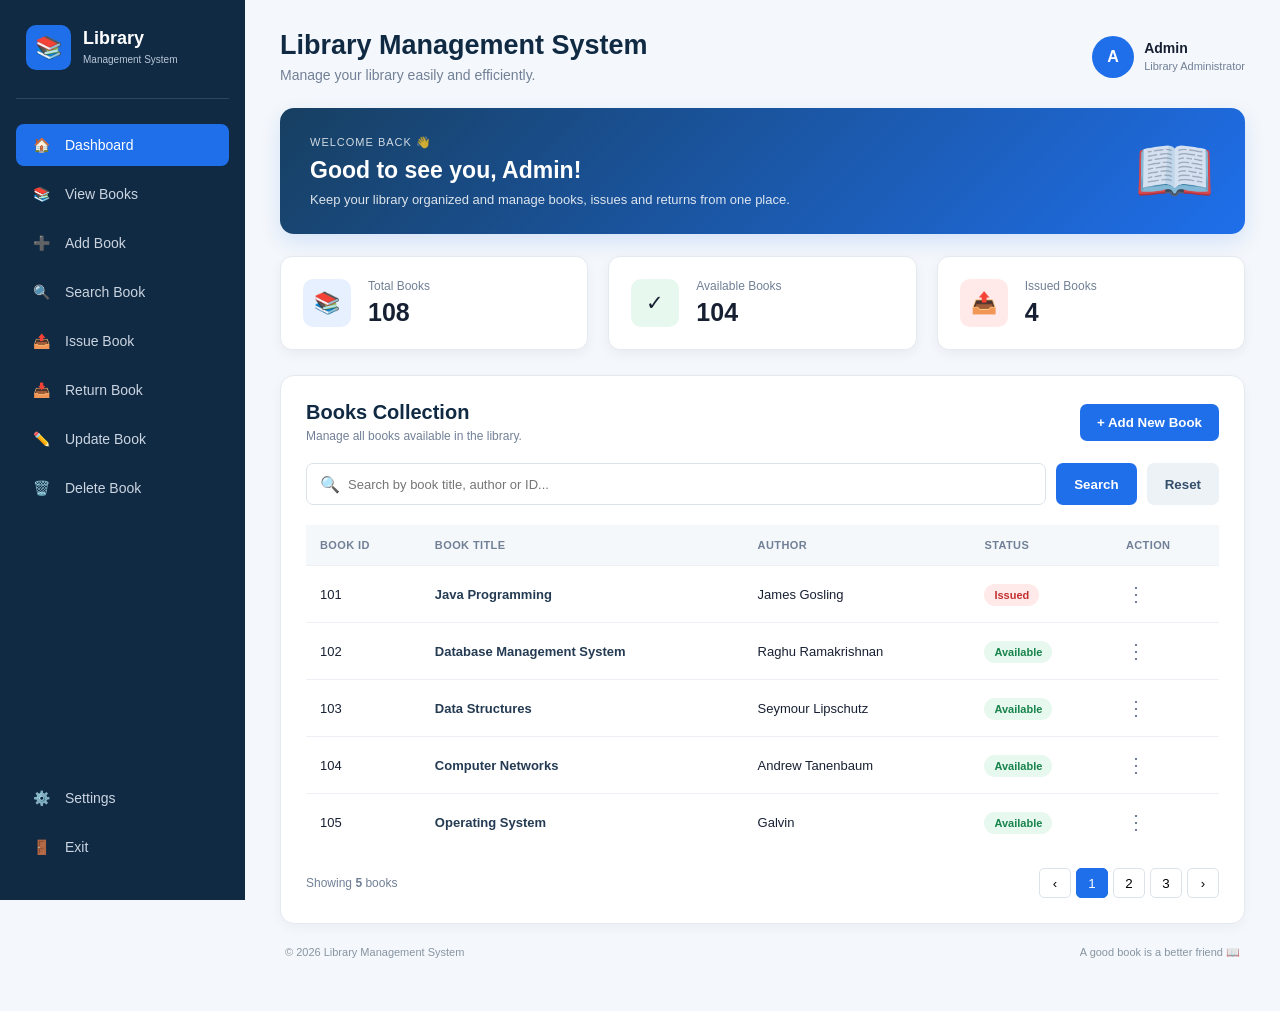
<file: index.html>
<!DOCTYPE html>
<html lang="en">
<head>
    <meta charset="UTF-8">
    <meta name="viewport" content="width=device-width, initial-scale=1.0">
    <title>Library Management System</title>

    <!-- CSS file -->
    <link rel="stylesheet" href="style.css">
</head>

<body>

    <!-- SIDEBAR -->
    <aside class="sidebar">

        <div class="logo">
            <div class="logo-icon">📚</div>
            <div>
                <h2>Library</h2>
                <span>Management System</span>
            </div>
        </div>

        <nav class="menu">

            <a href="#" class="menu-item active">
                <span>🏠</span>
                Dashboard
            </a>

            <a href="#" class="menu-item">
                <span>📚</span>
                View Books
            </a>

            <a href="#" class="menu-item">
                <span>➕</span>
                Add Book
            </a>

            <a href="#" class="menu-item">
                <span>🔍</span>
                Search Book
            </a>

            <a href="#" class="menu-item">
                <span>📤</span>
                Issue Book
            </a>

            <a href="#" class="menu-item">
                <span>📥</span>
                Return Book
            </a>

            <a href="#" class="menu-item">
                <span>✏️</span>
                Update Book
            </a>

            <a href="#" class="menu-item">
                <span>🗑️</span>
                Delete Book
            </a>

        </nav>

        <div class="sidebar-bottom">
            <a href="#" class="menu-item">
                <span>⚙️</span>
                Settings
            </a>

            <a href="#" class="menu-item logout">
                <span>🚪</span>
                Exit
            </a>
        </div>

    </aside>


    <!-- MAIN CONTENT -->
    <main class="main-content">

        <!-- TOP HEADER -->
        <header class="top-header">

            <div>
                <h1>Library Management System</h1>
                <p>Manage your library easily and efficiently.</p>
            </div>

            <div class="admin-profile">
                <div class="admin-avatar">A</div>

                <div>
                    <strong>Admin</strong>
                    <small>Library Administrator</small>
                </div>
            </div>

        </header>


        <!-- WELCOME SECTION -->
        <section class="welcome-card">

            <div>
                <p class="welcome-small">WELCOME BACK 👋</p>

                <h2>Good to see you, Admin!</h2>

                <p>
                    Keep your library organized and manage books,
                    issues and returns from one place.
                </p>
            </div>

            <div class="welcome-icon">
                📖
            </div>

        </section>


        <!-- STATISTICS -->
        <section class="stats">

            <div class="stat-card blue">
                <div class="stat-icon">📚</div>

                <div>
                    <p>Total Books</p>
                    <h2 id="totalBooks">108</h2>
                </div>
            </div>


            <div class="stat-card green">
                <div class="stat-icon">✓</div>

                <div>
                    <p>Available Books</p>
                    <h2 id="availableBooks">104</h2>
                </div>
            </div>


            <div class="stat-card red">
                <div class="stat-icon">📤</div>

                <div>
                    <p>Issued Books</p>
                    <h2 id="issuedBooks">4</h2>
                </div>
            </div>

        </section>


        <!-- BOOK SECTION -->
        <section class="books-section">

            <div class="section-header">

                <div>
                    <h2>Books Collection</h2>
                    <p>Manage all books available in the library.</p>
                </div>

                <button class="add-button">
                    + Add New Book
                </button>

            </div>


            <!-- SEARCH BAR -->
            <div class="search-area">

                <div class="search-box">

                    <span>🔍</span>

                    <input
                        type="text"
                        id="searchInput"
                        placeholder="Search by book title, author or ID..."
                    >

                </div>

                <button class="search-button">
                    Search
                </button>

                <button class="reset-button">
                    Reset
                </button>

            </div>


            <!-- BOOK TABLE -->
            <div class="table-container">

                <table>

                    <thead>

                        <tr>
                            <th>BOOK ID</th>
                            <th>BOOK TITLE</th>
                            <th>AUTHOR</th>
                            <th>STATUS</th>
                            <th>ACTION</th>
                        </tr>

                    </thead>

                    <tbody id="bookTable">

                        <tr>
                            <td>101</td>

                            <td>
                                <strong>Java Programming</strong>
                            </td>

                            <td>James Gosling</td>

                            <td>
                                <span class="status issued">
                                    Issued
                                </span>
                            </td>

                            <td>
                                <button class="action-button">
                                    ⋮
                                </button>
                            </td>
                        </tr>


                        <tr>
                            <td>102</td>

                            <td>
                                <strong>Database Management System</strong>
                            </td>

                            <td>Raghu Ramakrishnan</td>

                            <td>
                                <span class="status available">
                                    Available
                                </span>
                            </td>

                            <td>
                                <button class="action-button">
                                    ⋮
                                </button>
                            </td>
                        </tr>


                        <tr>
                            <td>103</td>

                            <td>
                                <strong>Data Structures</strong>
                            </td>

                            <td>Seymour Lipschutz</td>

                            <td>
                                <span class="status available">
                                    Available
                                </span>
                            </td>

                            <td>
                                <button class="action-button">
                                    ⋮
                                </button>
                            </td>
                        </tr>


                        <tr>
                            <td>104</td>

                            <td>
                                <strong>Computer Networks</strong>
                            </td>

                            <td>Andrew Tanenbaum</td>

                            <td>
                                <span class="status available">
                                    Available
                                </span>
                            </td>

                            <td>
                                <button class="action-button">
                                    ⋮
                                </button>
                            </td>
                        </tr>


                        <tr>
                            <td>105</td>

                            <td>
                                <strong>Operating System</strong>
                            </td>

                            <td>Galvin</td>

                            <td>
                                <span class="status available">
                                    Available
                                </span>
                            </td>

                            <td>
                                <button class="action-button">
                                    ⋮
                                </button>
                            </td>
                        </tr>

                    </tbody>

                </table>

            </div>


            <!-- TABLE FOOTER -->
            <div class="table-footer">

                <p>
                    Showing <strong>5</strong> books
                </p>

                <div class="pagination">
                    <button>‹</button>
                    <button class="page-active">1</button>
                    <button>2</button>
                    <button>3</button>
                    <button>›</button>
                </div>

            </div>

        </section>


        <!-- FOOTER -->
        <footer>
            <p>© 2026 Library Management System</p>
            <p>A good book is a better friend 📖</p>
        </footer>

    </main>


    <!-- JavaScript file -->
    <script src="script.js"></script>

</body>
</html>
</file>
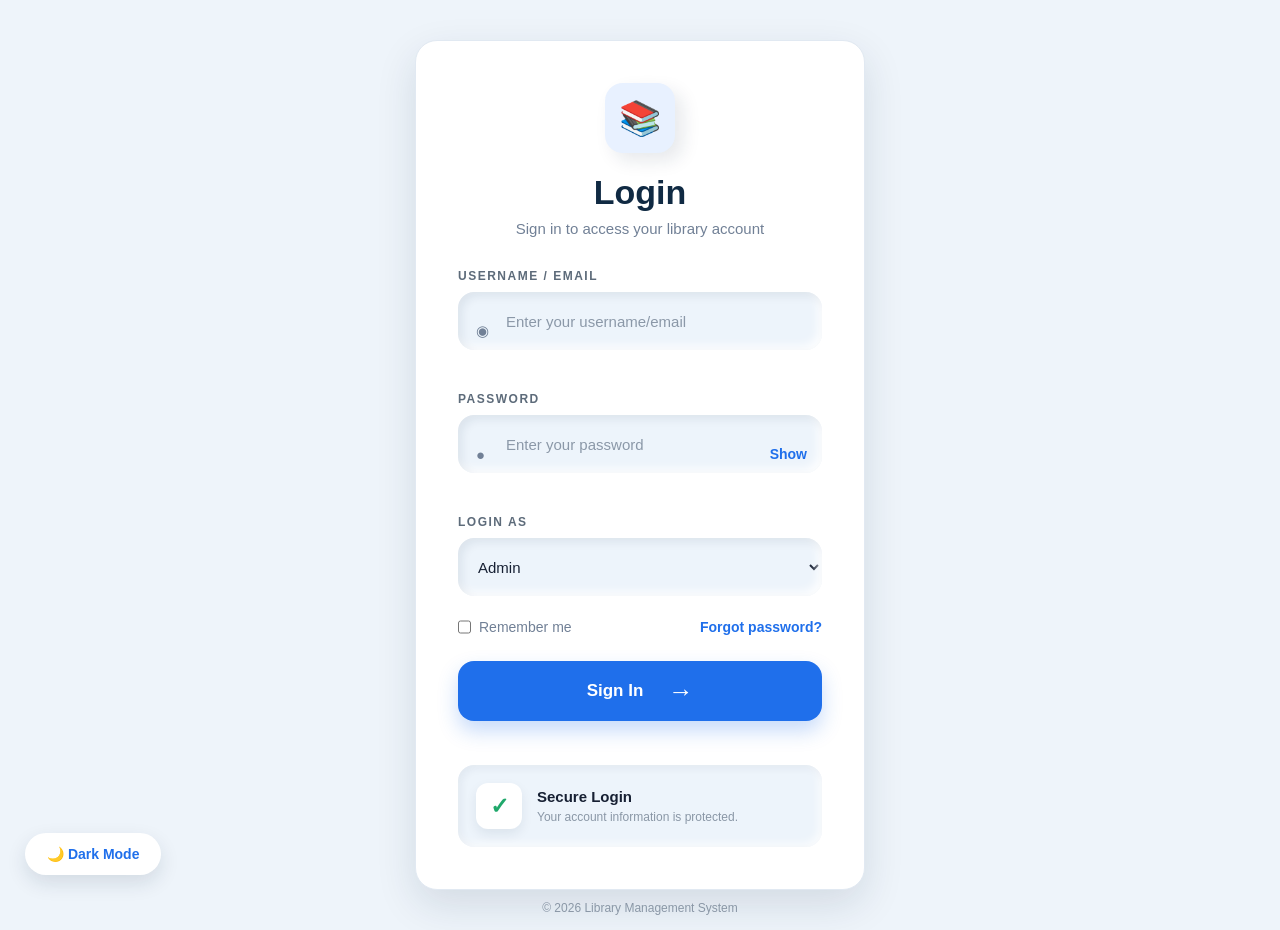
<file: login.html>
<!DOCTYPE html>
<html lang="en">

<head>
    <meta charset="UTF-8">
    <meta name="viewport" content="width=device-width, initial-scale=1.0">

    <title>Library Management System - Login</title>

    <link rel="stylesheet" href="style.css">
</head>

<body>

    <div class="login-page">

        <div class="login-box">

            <!-- Logo -->
            <div class="login-logo">
                📚
            </div>

            <!-- Heading -->
            <h1>Login</h1>

            <p class="login-subtitle">
                Sign in to access your library account
            </p>

            <form id="loginForm">

                <!-- Username -->
                <label for="username">
                    USERNAME / EMAIL
                </label>

                <div class="input-wrapper">
                    <span class="input-icon">◉</span>

                    <input
                        type="text"
                        id="username"
                        placeholder="Enter your username/email"
                        autocomplete="username"
                    >
                </div>


                <!-- Password -->
                <label for="password">
                    PASSWORD
                </label>

                <div class="input-wrapper">

                    <span class="input-icon">●</span>

                    <input
                        type="password"
                        id="password"
                        placeholder="Enter your password"
                        autocomplete="current-password"
                    >

                    <button
                        type="button"
                        class="show-password"
                        id="showPassword"
                    >
                        Show
                    </button>

                </div>


                <!-- Login Role -->
                <label for="role">
                    LOGIN AS
                </label>

                <select id="role">

                    <option value="admin">
                        Admin
                    </option>

                    <option value="user">
                        User
                    </option>

                </select>


                <!-- Remember + Forgot -->
                <div class="login-options">

                    <label class="remember">

                        <input
                            type="checkbox"
                            id="remember"
                        >

                        <span>Remember me</span>

                    </label>

                    <button
                        type="button"
                        class="forgot-password"
                        id="forgotPassword"
                    >
                        Forgot password?
                    </button>

                </div>


                <!-- Login Button -->
                <button
                    type="submit"
                    class="login-button"
                >
                    <span>Sign In</span>
                    <span class="login-arrow">→</span>
                </button>


                <!-- Error / Success Message -->
                <p id="loginMessage"></p>

            </form>


            <!-- Secure Login -->
            <div class="secure-login">

                <div class="secure-icon">
                    ✓
                </div>

                <div>
                    <strong>Secure Login</strong>

                    <p>
                        Your account information is protected.
                    </p>
                </div>

            </div>

        </div>


        <!-- Dark Mode -->
        <button
            type="button"
            class="dark-mode-button"
            id="darkModeButton"
        >
            🌙 Dark Mode
        </button>


        <!-- Footer -->
        <div class="login-footer">
            © 2026 Library Management System
        </div>

    </div>


    <script src="script.js"></script>

</body>

</html>
</file>
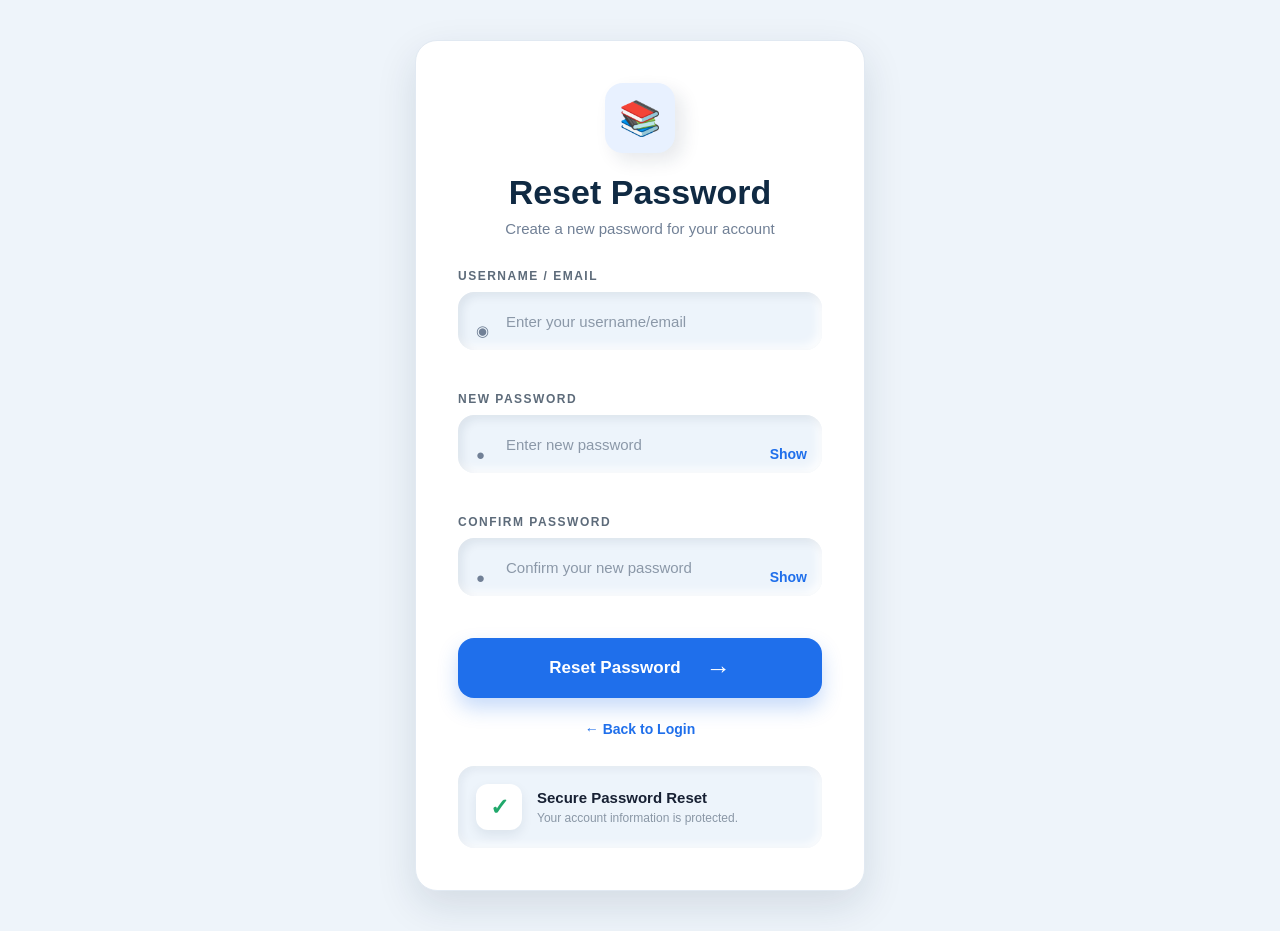
<file: reset-password.html>
<!DOCTYPE html>
<html lang="en">

<head>
    <meta charset="UTF-8">
    <meta name="viewport" content="width=device-width, initial-scale=1.0">

    <title>Reset Password - Library Management System</title>

    <link rel="stylesheet" href="style.css">
</head>

<body>

    <div class="login-page">

        <div class="login-box">

            <!-- Logo -->
            <div class="login-logo">
                📚
            </div>

            <!-- Heading -->
            <h1>Reset Password</h1>

            <p class="login-subtitle">
                Create a new password for your account
            </p>

            <form id="resetPasswordForm">

                <!-- Username / Email -->
                <label for="resetUsername">
                    USERNAME / EMAIL
                </label>

                <div class="input-wrapper">

                    <span class="input-icon">◉</span>

                    <input
                        type="text"
                        id="resetUsername"
                        placeholder="Enter your username/email"
                        required
                    >

                </div>


                <!-- New Password -->
                <label for="newPassword">
                    NEW PASSWORD
                </label>

                <div class="input-wrapper">

                    <span class="input-icon">●</span>

                    <input
                        type="password"
                        id="newPassword"
                        placeholder="Enter new password"
                        required
                    >

                    <button
                        type="button"
                        class="show-password"
                        id="showNewPassword"
                    >
                        Show
                    </button>

                </div>


                <!-- Confirm Password -->
                <label for="confirmPassword">
                    CONFIRM PASSWORD
                </label>

                <div class="input-wrapper">

                    <span class="input-icon">●</span>

                    <input
                        type="password"
                        id="confirmPassword"
                        placeholder="Confirm your new password"
                        required
                    >

                    <button
                        type="button"
                        class="show-password"
                        id="showConfirmPassword"
                    >
                        Show
                    </button>

                </div>


                <!-- Reset Button -->
                <button
                    type="submit"
                    class="login-button"
                >
                    <span>Reset Password</span>
                    <span class="login-arrow">→</span>
                </button>

                <!-- Message -->
                <p id="resetMessage"></p>

            </form>


            <!-- Back to Login -->
            <div style="text-align: center; margin-top: 22px;">

                <a
                    href="login.html"
                    style="
                        color: #1f6feb;
                        text-decoration: none;
                        font-weight: 600;
                        font-size: 14px;
                    "
                >
                    ← Back to Login
                </a>

            </div>


            <!-- Secure Box -->
            <div class="secure-login">

                <div class="secure-icon">
                    ✓
                </div>

                <div>
                    <strong>Secure Password Reset</strong>

                    <p>
                        Your account information is protected.
                    </p>
                </div>

            </div>

        </div>

    </div>


    <script src="script.js"></script>

</body>

</html>
</file>
<file: style.css>
* {
    margin: 0;
    padding: 0;
    box-sizing: border-box;
}

body {
    font-family: Arial, Helvetica, sans-serif;
    background: #f4f7fb;
    color: #172033;
}

/* ================= SIDEBAR ================= */

.sidebar {
    position: fixed;
    left: 0;
    top: 0;
    width: 245px;
    height: 100vh;
    background: #102a43;
    color: white;
    padding: 25px 16px;
    display: flex;
    flex-direction: column;
}

.logo {
    display: flex;
    align-items: center;
    gap: 12px;
    padding: 0 10px 28px;
    border-bottom: 1px solid rgba(255,255,255,0.12);
}

.logo-icon {
    width: 45px;
    height: 45px;
    border-radius: 10px;
    background: #1f6feb;
    display: flex;
    align-items: center;
    justify-content: center;
    font-size: 22px;
}

.logo h2 {
    font-size: 18px;
}

.logo span {
    font-size: 10px;
    color: #b9c8d8;
}

.menu {
    margin-top: 25px;
}

.menu-item {
    display: flex;
    align-items: center;
    gap: 13px;
    text-decoration: none;
    color: #cbd5e1;
    padding: 13px 14px;
    margin-bottom: 7px;
    border-radius: 8px;
    font-size: 14px;
    transition: 0.2s;
}

.menu-item span {
    width: 22px;
    text-align: center;
}

.menu-item:hover {
    background: #173f61;
    color: white;
}

.menu-item.active {
    background: #1f6feb;
    color: white;
}

.sidebar-bottom {
    margin-top: auto;
}

/* ================= MAIN ================= */

.main-content {
    margin-left: 245px;
    padding: 30px 35px;
    min-height: 100vh;
}

/* ================= HEADER ================= */

.top-header {
    display: flex;
    justify-content: space-between;
    align-items: center;
    margin-bottom: 25px;
}

.top-header h1 {
    font-size: 27px;
    color: #102a43;
}

.top-header p {
    color: #718096;
    margin-top: 6px;
    font-size: 14px;
}

.admin-profile {
    display: flex;
    align-items: center;
    gap: 10px;
}

.admin-avatar {
    width: 42px;
    height: 42px;
    border-radius: 50%;
    background: #1f6feb;
    color: white;
    display: flex;
    align-items: center;
    justify-content: center;
    font-weight: bold;
}

.admin-profile strong {
    display: block;
    font-size: 14px;
}

.admin-profile small {
    color: #718096;
    font-size: 11px;
}

/* ================= WELCOME ================= */

.welcome-card {
    background: linear-gradient(135deg, #173f61, #1f6feb);
    color: white;
    border-radius: 14px;
    padding: 25px 30px;
    display: flex;
    justify-content: space-between;
    align-items: center;
    margin-bottom: 22px;
    box-shadow: 0 8px 20px rgba(31,111,235,0.15);
}

.welcome-small {
    font-size: 11px;
    letter-spacing: 1px;
    opacity: 0.8;
}

.welcome-card h2 {
    margin: 8px 0;
    font-size: 23px;
}

.welcome-card p:last-child {
    font-size: 13px;
    opacity: 0.85;
}

.welcome-icon {
    font-size: 65px;
    opacity: 0.85;
}

/* ================= STATISTICS ================= */

.stats {
    display: grid;
    grid-template-columns: repeat(3, 1fr);
    gap: 20px;
    margin-bottom: 25px;
}

.stat-card {
    background: white;
    border-radius: 12px;
    padding: 22px;
    display: flex;
    align-items: center;
    gap: 17px;
    border: 1px solid #e5eaf0;
    box-shadow: 0 4px 12px rgba(16,42,67,0.05);
}

.stat-icon {
    width: 48px;
    height: 48px;
    border-radius: 10px;
    display: flex;
    align-items: center;
    justify-content: center;
    font-size: 21px;
}

.stat-card.blue .stat-icon {
    background: #e7f0ff;
}

.stat-card.green .stat-icon {
    background: #e7f8ef;
}

.stat-card.red .stat-icon {
    background: #ffe9e9;
}

.stat-card p {
    color: #718096;
    font-size: 12px;
    margin-bottom: 5px;
}

.stat-card h2 {
    font-size: 25px;
    color: #172033;
}

/* ================= BOOK SECTION ================= */

.books-section {
    background: white;
    border: 1px solid #e5eaf0;
    border-radius: 14px;
    padding: 25px;
    box-shadow: 0 4px 12px rgba(16,42,67,0.04);
}

.section-header {
    display: flex;
    justify-content: space-between;
    align-items: center;
    margin-bottom: 20px;
}

.section-header h2 {
    color: #102a43;
    font-size: 20px;
}

.section-header p {
    color: #718096;
    font-size: 12px;
    margin-top: 5px;
}

.add-button {
    border: none;
    background: #1f6feb;
    color: white;
    padding: 11px 17px;
    border-radius: 7px;
    cursor: pointer;
    font-weight: bold;
}

.add-button:hover {
    background: #1558bd;
}

/* ================= SEARCH ================= */

.search-area {
    display: flex;
    gap: 10px;
    margin-bottom: 20px;
}

.search-box {
    flex: 1;
    display: flex;
    align-items: center;
    gap: 8px;
    border: 1px solid #dce3eb;
    border-radius: 7px;
    padding: 0 13px;
    height: 42px;
}

.search-box input {
    border: none;
    outline: none;
    width: 100%;
    font-size: 13px;
}

.search-button,
.reset-button {
    border: none;
    border-radius: 7px;
    padding: 0 18px;
    cursor: pointer;
    font-weight: bold;
}

.search-button {
    background: #1f6feb;
    color: white;
}

.reset-button {
    background: #edf2f7;
    color: #334e68;
}

/* ================= TABLE ================= */

.table-container {
    overflow-x: auto;
}

table {
    width: 100%;
    border-collapse: collapse;
}

thead {
    background: #f5f8fb;
}

th {
    text-align: left;
    color: #718096;
    font-size: 11px;
    padding: 14px;
    letter-spacing: 0.4px;
}

td {
    padding: 16px 14px;
    border-top: 1px solid #edf1f5;
    font-size: 13px;
}

td strong {
    color: #243b53;
}

.status {
    padding: 5px 10px;
    border-radius: 20px;
    font-size: 11px;
    font-weight: bold;
}

.status.available {
    background: #e7f8ef;
    color: #17834b;
}

.status.issued {
    background: #ffe9e9;
    color: #c53030;
}

.action-button {
    border: none;
    background: transparent;
    font-size: 20px;
    cursor: pointer;
    color: #718096;
}

/* ================= FOOTER ================= */

.table-footer {
    display: flex;
    justify-content: space-between;
    align-items: center;
    margin-top: 18px;
}

.table-footer p {
    color: #718096;
    font-size: 12px;
}

.pagination {
    display: flex;
    gap: 5px;
}

.pagination button {
    border: 1px solid #dce3eb;
    background: white;
    width: 32px;
    height: 30px;
    border-radius: 5px;
    cursor: pointer;
}

.pagination button:hover,
.pagination .page-active {
    background: #1f6feb;
    color: white;
    border-color: #1f6feb;
}

/* ================= FOOTER ================= */

footer {
    display: flex;
    justify-content: space-between;
    color: #8795a1;
    font-size: 11px;
    padding: 22px 5px;
}

/* ================= RESPONSIVE ================= */

@media (max-width: 900px) {

    .sidebar {
        width: 200px;
    }

    .main-content {
        margin-left: 200px;
    }

    .stats {
        grid-template-columns: 1fr;
    }
}

@media (max-width: 650px) {

    .sidebar {
        position: relative;
        width: 100%;
        height: auto;
    }

    .main-content {
        margin-left: 0;
        padding: 20px;
    }

    .top-header,
    .section-header {
        flex-direction: column;
        align-items: flex-start;
        gap: 15px;
    }
}



.login-box form {
    display: flex;
    flex-direction: column;
}

.login-box label {
    color: #102a43;
    font-size: 14px;
    font-weight: 600;
    margin-bottom: 8px;
}

.login-box input,
.login-box select {
    width: 100%;
    padding: 13px 14px;
    margin-bottom: 20px;
    border: 1px solid #d9e2ec;
    border-radius: 8px;
    background: #ffffff;
    color: #172033;
    font-size: 14px;
    outline: none;
}

.login-box input:focus,
.login-box select:focus {
    border-color: #1f6feb;
    box-shadow: 0 0 0 3px rgba(31, 111, 235, 0.10);
}

.login-options {
    margin-bottom: 22px;
}

.login-box .remember {
    display: flex;
    align-items: center;
    gap: 8px;
    font-weight: 400;
    color: #718096;
    margin: 0;
}

.login-box .remember input {
    width: auto;
    margin: 0;
}

.login-button {
    width: 100%;
    padding: 13px;
    border: none;
    border-radius: 8px;
    background: #1f6feb;
    color: white;
    font-size: 15px;
    font-weight: 600;
    cursor: pointer;
    transition: 0.2s;
}

.login-button:hover {
    background: #155dcc;
    transform: translateY(-1px);
}

#loginMessage {
    text-align: center;
    margin-top: 15px;
    font-size: 14px;
}

/* =========================================
   MODERN LOGIN PAGE
   ========================================= */

.login-page {
    min-height: 100vh;
    background: #eef4fa;
    display: flex;
    justify-content: center;
    align-items: center;
    padding: 40px 20px;
    position: relative;
    overflow: auto;
}

.login-box {
    width: 450px;
    max-width: 100%;
    background: #ffffff;
    padding: 42px;
    border-radius: 22px;
    box-shadow: 0 15px 40px rgba(16, 42, 67, 0.12);
    border: 1px solid #e1e9f2;
}

.login-logo {
    width: 70px;
    height: 70px;
    margin: 0 auto 20px;

    display: flex;
    justify-content: center;
    align-items: center;

    background: #e8f1ff;
    border-radius: 18px;

    font-size: 34px;

    box-shadow:
        8px 8px 18px rgba(16, 42, 67, 0.10),
        -8px -8px 18px rgba(255, 255, 255, 0.9);
}

.login-box h1 {
    text-align: center;
    color: #102a43;
    font-size: 34px;
    margin-bottom: 8px;
}

.login-subtitle {
    text-align: center;
    color: #718096;
    font-size: 15px;
    margin-bottom: 32px;
}


/* Labels */

.login-box form > label {
    display: block;
    color: #5d6b7a;
    font-size: 12px;
    font-weight: 700;
    letter-spacing: 1.5px;
    margin-bottom: 9px;
}


/* Input Wrapper */

.input-wrapper {
    position: relative;
    width: 100%;
    margin-bottom: 22px;
}

.input-wrapper input {
    width: 100%;
    height: 58px;

    padding: 0 75px 0 48px;

    border: none;
    border-radius: 16px;

    background: #edf4fb;

    color: #172033;
    font-size: 15px;

    outline: none;

    box-shadow:
        inset 4px 4px 10px rgba(16, 42, 67, 0.08),
        inset -4px -4px 10px rgba(255, 255, 255, 0.9);
}

.input-wrapper input:focus {
    box-shadow:
        0 0 0 2px #1f6feb,
        inset 4px 4px 10px rgba(16, 42, 67, 0.06);
}

.input-wrapper input::placeholder {
    color: #8b98a8;
}


/* Input Icon */

.input-icon {
    position: absolute;

    left: 18px;
    top: 50%;

    transform: translateY(-50%);

    color: #718096;
    font-size: 15px;

    z-index: 2;
}


/* Show Password */

.show-password {
    position: absolute;

    right: 15px;
    top: 50%;

    transform: translateY(-50%);

    border: none;
    background: transparent;

    color: #1f6feb;

    font-size: 14px;
    font-weight: 700;

    cursor: pointer;
}


/* Role Select */

.login-box select {
    width: 100%;
    height: 58px;

    padding: 0 16px;

    margin-bottom: 22px;

    border: none;
    border-radius: 16px;

    background: #edf4fb;

    color: #172033;
    font-size: 15px;

    outline: none;

    box-shadow:
        inset 4px 4px 10px rgba(16, 42, 67, 0.08),
        inset -4px -4px 10px rgba(255, 255, 255, 0.9);

    cursor: pointer;
}


/* Remember + Forgot */

.login-options {
    display: flex;
    justify-content: space-between;
    align-items: center;

    margin-bottom: 25px;
}

.remember {
    display: flex !important;
    align-items: center;
    gap: 8px;

    margin: 0 !important;

    color: #718096 !important;
    font-size: 14px !important;
    font-weight: 400 !important;
    letter-spacing: 0 !important;
}

.remember input {
    width: 18px;
    height: 18px;

    accent-color: #1f6feb;

    cursor: pointer;
}

.forgot-password {
    border: none;
    background: transparent;

    color: #1f6feb;

    font-size: 14px;
    font-weight: 600;

    cursor: pointer;
}

.forgot-password:hover {
    text-decoration: underline;
}


/* Sign In Button */

.login-button {
    width: 100%;
    height: 60px;

    border: none;
    border-radius: 16px;

    background: #1f6feb;
    color: white;

    display: flex;
    align-items: center;
    justify-content: center;
    gap: 25px;

    font-size: 17px;
    font-weight: 700;

    cursor: pointer;

    box-shadow: 0 10px 20px rgba(31, 111, 235, 0.25);

    transition: 0.2s;
}

.login-button:hover {
    background: #155dcc;
    transform: translateY(-2px);
}

.login-arrow {
    font-size: 25px;
}


/* Message */

#loginMessage {
    text-align: center;
    margin-top: 16px;

    font-size: 14px;
    font-weight: 600;
}


/* Secure Login */

.secure-login {
    margin-top: 28px;

    padding: 18px;

    border-radius: 16px;

    background: #edf4fb;

    display: flex;
    align-items: center;
    gap: 15px;

    box-shadow:
        inset 3px 3px 8px rgba(16, 42, 67, 0.06),
        inset -3px -3px 8px rgba(255, 255, 255, 0.8);
}

.secure-icon {
    width: 46px;
    height: 46px;

    border-radius: 12px;

    background: #ffffff;

    display: flex;
    justify-content: center;
    align-items: center;

    color: #20a86b;
    font-size: 23px;
    font-weight: bold;

    box-shadow: 0 5px 12px rgba(16, 42, 67, 0.08);
}

.secure-login strong {
    color: #172033;
    font-size: 15px;
}

.secure-login p {
    margin-top: 4px;

    color: #8a97a6;
    font-size: 12px;
}


/* Dark Mode Button */

.dark-mode-button {
    position: fixed;

    bottom: 25px;
    left: 25px;

    padding: 13px 22px;

    border: none;
    border-radius: 25px;

    background: white;
    color: #1f6feb;

    font-size: 14px;
    font-weight: 700;

    cursor: pointer;

    box-shadow: 0 8px 20px rgba(16, 42, 67, 0.12);
}


/* Footer */

.login-footer {
    position: absolute;

    bottom: 15px;

    color: #8a97a6;

    font-size: 12px;
}


/* =========================================
   LOGIN DARK MODE
   ========================================= */

body.login-dark .login-page {
    background: #101b2d;
}

body.login-dark .login-box {
    background: #17263a;
    border-color: #263b54;
}

body.login-dark .login-box h1 {
    color: #ffffff;
}

body.login-dark .login-subtitle,
body.login-dark .login-box form > label {
    color: #aebdce;
}

body.login-dark .input-wrapper input,
body.login-dark .login-box select,
body.login-dark .secure-login {
    background: #20334a;
    color: #ffffff;
}

body.login-dark .input-wrapper input::placeholder {
    color: #91a1b3;
}

body.login-dark .secure-login strong {
    color: #ffffff;
}

body.login-dark .dark-mode-button {
    background: #20334a;
    color: #ffffff;
}


/* =========================================
   MOBILE LOGIN
   ========================================= */

@media (max-width: 600px) {

    .login-page {
        padding: 25px 15px 80px;
    }

    .login-box {
        padding: 30px 22px;
        border-radius: 20px;
    }

    .login-box h1 {
        font-size: 29px;
    }

    .login-subtitle {
        font-size: 14px;
    }

    .login-options {
        gap: 10px;
    }

    .forgot-password {
        font-size: 13px;
    }

    .dark-mode-button {
        left: 15px;
        bottom: 15px;
    }

    .login-footer {
        display: none;
    }
}
</file>
